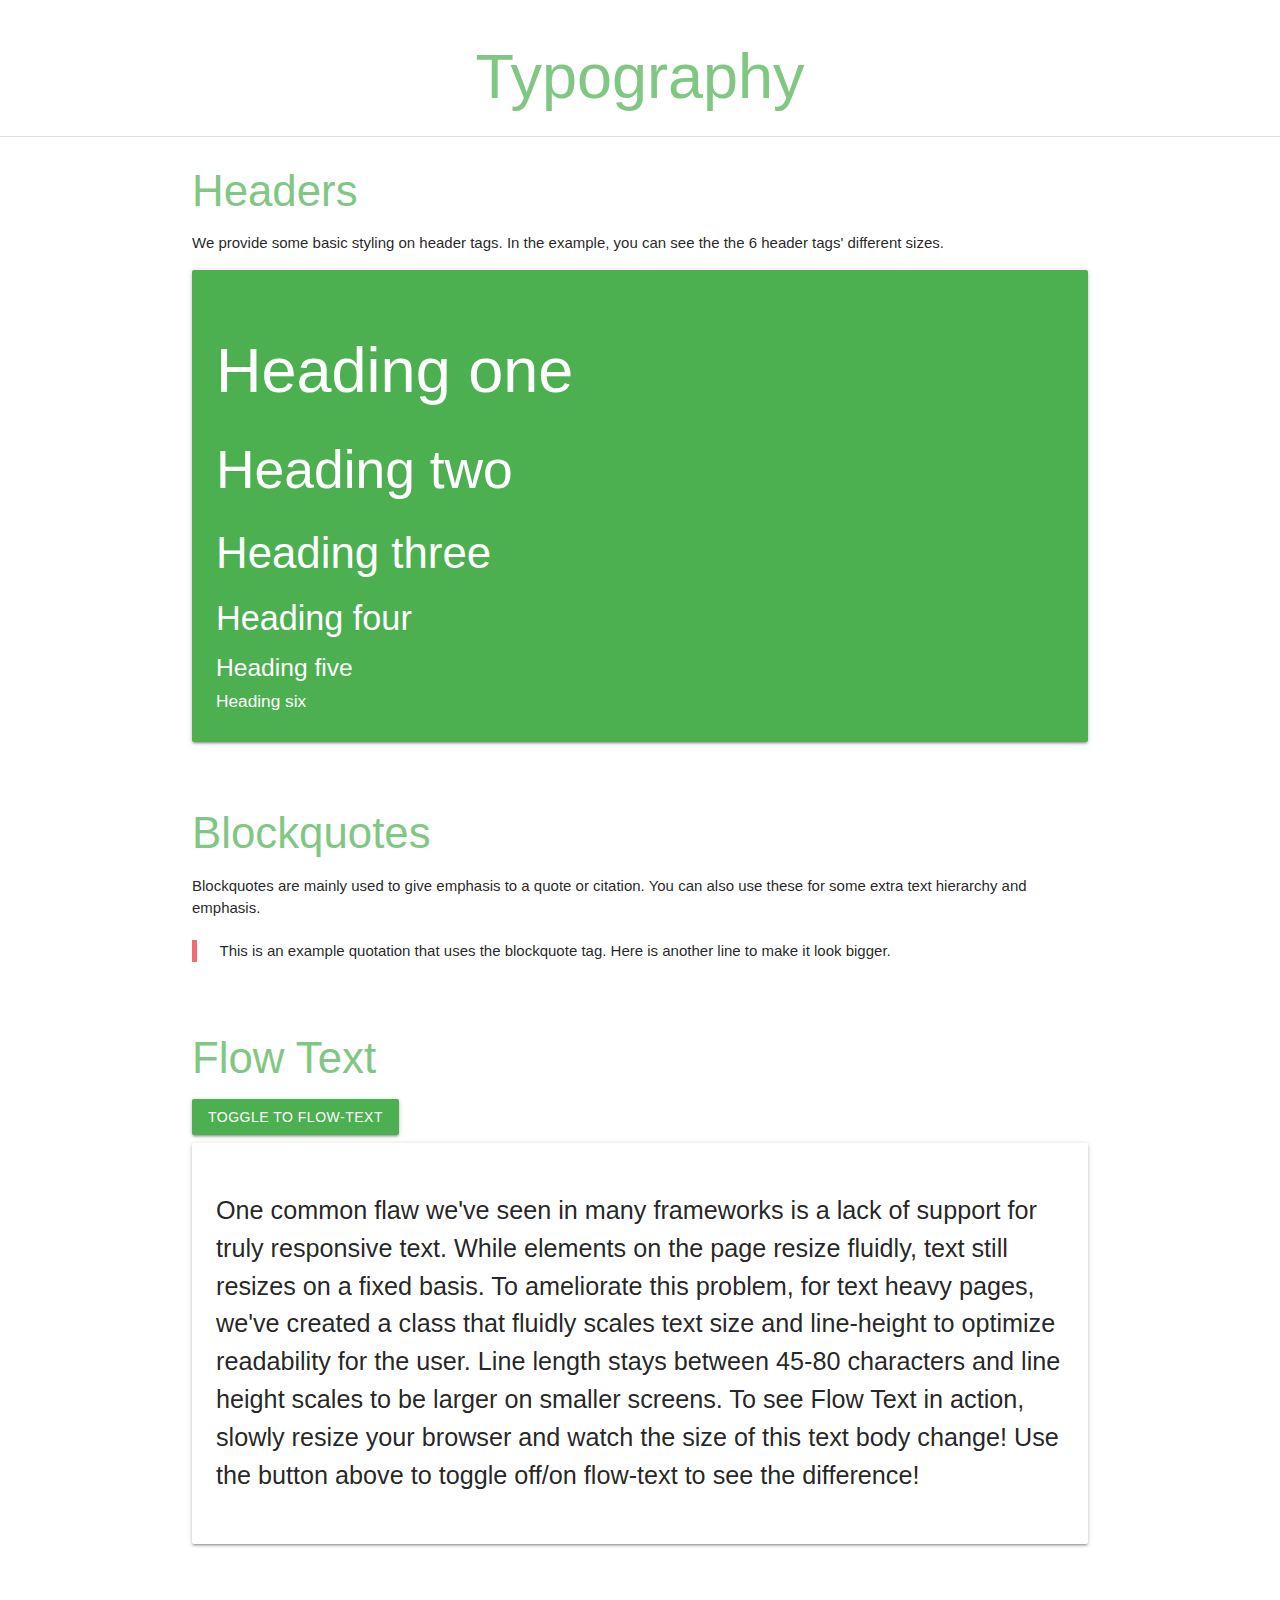
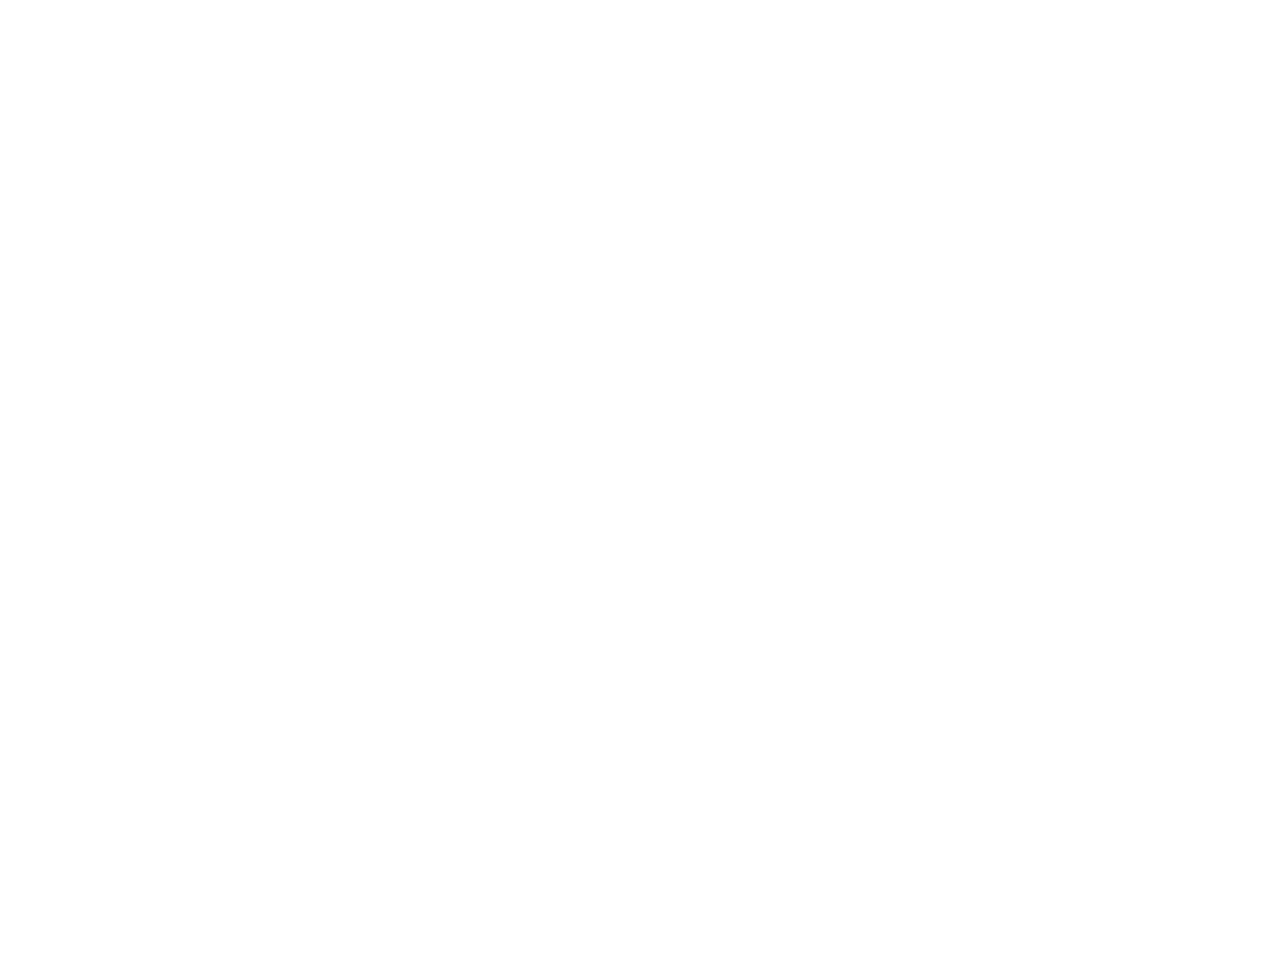
<file: Activities/colors-typography.html>
<!DOCTYPE html>
<html lang="en">
<head>
    <meta charset="UTF-8">
    <meta name="viewport" content="width=device-width, initial-scale=1.0">
      <!-- Compiled and minified CSS -->
      <link rel="stylesheet" href="https://cdnjs.cloudflare.com/ajax/libs/materialize/1.0.0/css/materialize.min.css">
      <link rel="stylesheet" href="style.css">
    <title>Colors & Typography</title>

</head>
<body>
    
    <h1 class="center green-text text-lighten-2">Typography</h1>
    <div class="divider"></div>

    <div class="container">
        <h3 class="green-text text-lighten-2">Headers</h3>
        <p> We provide some basic styling on header tags. In the example, you can see the the 6 header tags' different sizes. </p>
        <div class="card-panel green white-text">
            <h1> Heading one</h1>
            <h2> Heading two</h2>
            <h3> Heading three</h3>
            <h4> Heading four</h4>
            <h5> Heading five</h5>
            <h6> Heading six</h6>
        </div>

        <br>
        <h3 class="green-text text-lighten-2">Blockquotes</h3>
        <p> Blockquotes are mainly used to give emphasis to a quote or citation. You can also use these for some extra text hierarchy and emphasis. </p>

        <blockquote>This is an example quotation that uses the blockquote tag.
            Here is another line to make it look bigger.</blockquote>

        <br>
        <h3 class="green-text text-lighten-2">Flow Text</h3>
        <button class="btn green">Toggle to Flow-Text</button>
        <div class="card-panel">
            <p class="flow-text">One common flaw we've seen in many frameworks is a lack of support for truly responsive text. While elements on the page resize fluidly, text still resizes on a fixed basis. To ameliorate this problem, for text heavy pages, we've created a class that fluidly scales text size and line-height to optimize readability for the user. Line length stays between 45-80 characters and line height scales to be larger on smaller screens.

                To see Flow Text in action, slowly resize your browser and watch the size of this text body change! Use the button above to toggle off/on flow-text to see the difference!</p>
        </div>
    
    </div>

    <div style="height: 1000px;"> </div>

    <!-- Compiled and minified JavaScript -->
    <script src="https://cdnjs.cloudflare.com/ajax/libs/materialize/1.0.0/js/materialize.min.js">

    </script>
</body>
</html>
</file>
<file: Activities/style.css>
h1, h2, h3, h4, h5, h6, p, span, a {
    font-weight: 100;
}
.stock-link{
    font-weight: 120;
    font-size: 15px;
}

.stock-link-small{
    font-weight: 120;
    font-size: 10px;
    margin-left: 60px;
}

.stock-img{
margin: 10px 10px 20px;
}

.table-of-contents{
    color: green;
}
</file>
